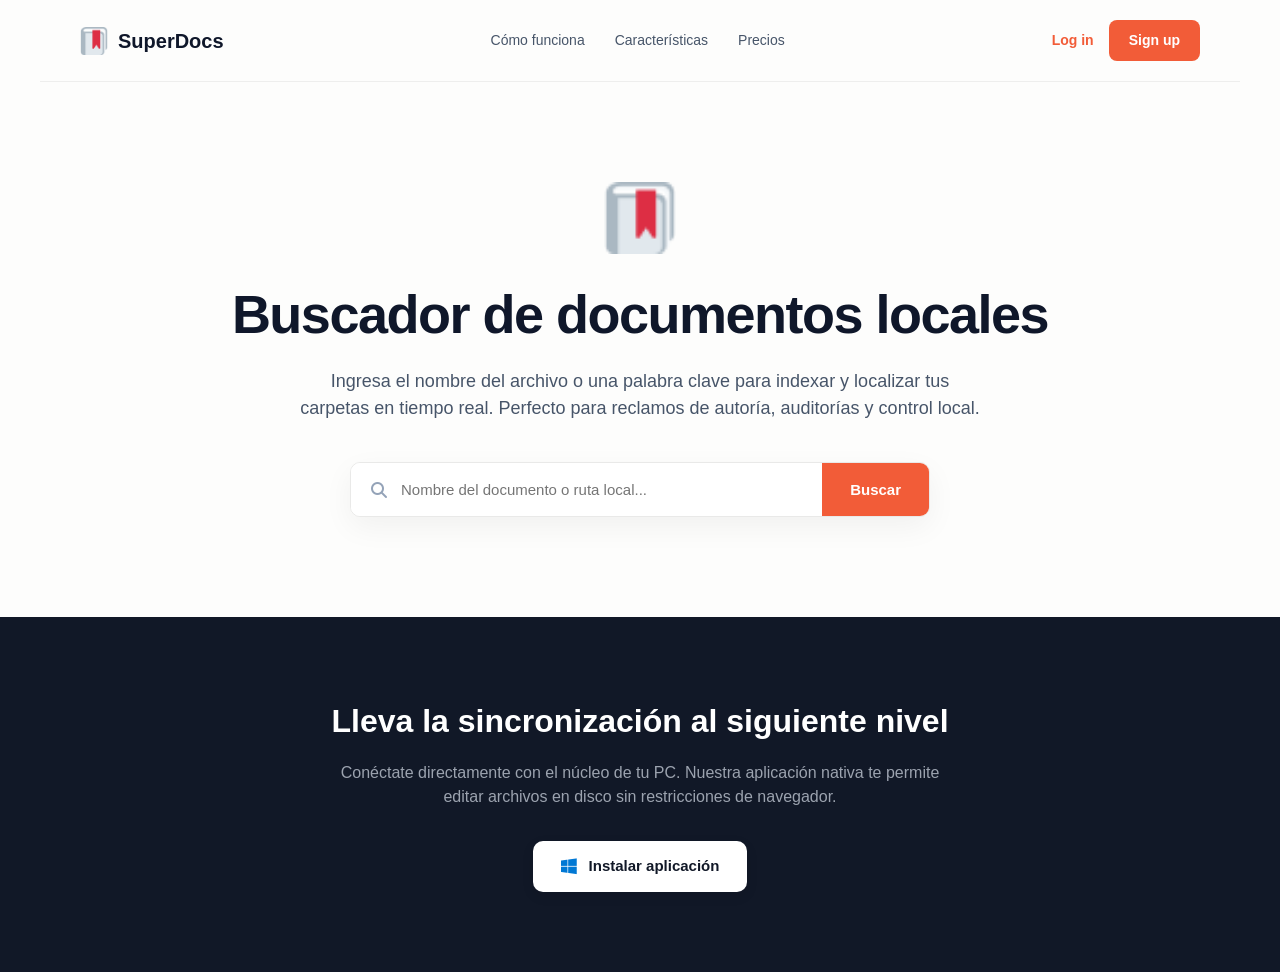
<file: index.html>
<!DOCTYPE html>
<html lang="es">
<head>
    <meta charset="UTF-8">
    <meta name="viewport" content="width=device-width, initial-scale=1.0">
    <title>SuperDocs | Gestión Documental Avanzada</title>
    <link rel="stylesheet" href="https://cdnjs.cloudflare.com/ajax/libs/font-awesome/6.5.1/css/all.min.css">
    <style>
        :root {
            --bg-light: #fdfdfc;
            --text-dark: #0f172a;
            --text-muted: #475569;
            --accent-orange: #f25c38; /* Color premium de acción */
            --accent-orange-hover: #db4a27;
            --border-soft: rgba(0, 0, 0, 0.06);
        }

        * {
            box-sizing: border-box;
            margin: 0;
            padding: 0;
            font-family: '-apple-system', BlinkMacSystemFont, 'Segoe UI', Roboto, Helvetica, Arial, sans-serif;
        }

        body {
            background-color: var(--bg-light);
            color: var(--text-dark);
            line-height: 1.5;
        }

        /* NAVBAR PREMIUM */
        header {
            display: flex;
            justify-content: space-between;
            align-items: center;
            padding: 20px 40px;
            max-width: 1200px;
            margin: 0 auto;
            border-bottom: 1px solid var(--border-soft);
        }

        .brand {
            display: flex;
            align-items: center;
            gap: 10px;
            text-decoration: none;
            color: var(--text-dark);
            font-weight: 700;
            font-size: 20px;
        }

        .brand img {
            width: 28px;
            height: 28px;
            object-fit: contain;
        }

        nav {
            display: flex;
            gap: 30px;
        }

        nav a {
            text-decoration: none;
            color: var(--text-muted);
            font-size: 14px;
            font-weight: 500;
            transition: color 0.2s;
        }

        nav a:hover {
            color: var(--text-dark);
        }

        .auth-buttons {
            display: flex;
            align-items: center;
            gap: 15px;
        }

        .btn-link {
            text-decoration: none;
            color: var(--accent-orange);
            font-size: 14px;
            font-weight: 600;
            transition: opacity 0.2s;
        }

        .btn-link:hover {
            opacity: 0.8;
        }

        .btn-orange {
            background-color: var(--accent-orange);
            color: white;
            text-decoration: none;
            padding: 10px 20px;
            border-radius: 8px;
            font-size: 14px;
            font-weight: 600;
            transition: background-color 0.2s;
        }

        .btn-orange:hover {
            background-color: var(--accent-orange-hover);
        }

        /* SECCIÓN HERO PRINCIPAL */
        .hero {
            max-width: 900px;
            margin: 100px auto 60px auto;
            text-align: center;
            padding: 0 20px;
        }

        .hero img.main-logo {
            width: 72px;
            height: 72px;
            margin-bottom: 24px;
            object-fit: contain;
        }

        .hero h1 {
            font-size: 54px;
            font-weight: 800;
            letter-spacing: -1.5px;
            line-height: 1.1;
            margin-bottom: 24px;
        }

        .hero p.tagline {
            font-size: 18px;
            color: var(--text-muted);
            max-width: 680px;
            margin: 0 auto 40px auto;
        }

        /* BUSCADOR SIMULADO (ESTILO DE LA FOTO) */
        .search-container {
            display: flex;
            max-width: 580px;
            margin: 0 auto 50px auto;
            box-shadow: 0 10px 30px rgba(0, 0, 0, 0.05);
            border-radius: 10px;
            overflow: hidden;
            border: 1px solid rgba(0, 0, 0, 0.08);
        }

        .search-box {
            position: relative;
            flex-grow: 1;
            display: flex;
            align-items: center;
            background: #fff;
        }

        .search-box i {
            position: absolute;
            left: 20px;
            color: #94a3b8;
            font-size: 16px;
        }

        .search-box input {
            width: 100%;
            padding: 18px 20px 18px 50px;
            border: none;
            font-size: 15px;
            outline: none;
            color: var(--text-dark);
        }

        .btn-search {
            background-color: var(--accent-orange);
            color: white;
            border: none;
            padding: 0 28px;
            font-size: 15px;
            font-weight: 600;
            cursor: pointer;
            transition: background-color 0.2s;
        }

        .btn-search:hover {
            background-color: var(--accent-orange-hover);
        }

        /* SECCIÓN INFERIOR COMPLEMENTARIA (BANNER OSCURO) */
        .cta-banner {
            background-color: #111827;
            color: white;
            padding: 80px 40px;
            text-align: center;
            margin-top: 100px;
        }

        .cta-banner h2 {
            font-size: 32px;
            font-weight: 700;
            margin-bottom: 16px;
        }

        .cta-banner p {
            color: #9ca3af;
            font-size: 16px;
            max-width: 600px;
            margin: 0 auto 32px auto;
        }

        .btn-install {
            display: inline-flex;
            align-items: center;
            gap: 12px;
            background-color: #fff;
            color: #111827;
            text-decoration: none;
            padding: 14px 28px;
            border-radius: 10px;
            font-weight: 600;
            font-size: 15px;
            box-shadow: 0 4px 12px rgba(0,0,0,0.1);
            transition: transform 0.2s, background-color 0.2s;
        }

        .btn-install:hover {
            transform: translateY(-2px);
            background-color: #f3f4f6;
        }
    </style>
</head>
<body>

    <header>
        <a href="#" class="brand">
            <img src="favicon-32x32.png" alt="SuperDocs Logo">
            <span>SuperDocs</span>
        </a>
        <nav>
            <a href="#">Cómo funciona</a>
            <a href="#">Características</a>
            <a href="#">Precios</a>
        </nav>
        <div class="auth-buttons">
            <a href="login.html" class="btn-link">Log in</a>
            <a href="login.html" class="btn-orange">Sign up</a>
        </div>
    </header>

    <main class="hero">
        <img src="favicon-32x32.png" alt="SuperDocs Official" class="main-logo">
        
        <h1>Buscador de documentos locales</h1>
        <p class="tagline">Ingresa el nombre del archivo o una palabra clave para indexar y localizar tus carpetas en tiempo real. Perfecto para reclamos de autoría, auditorías y control local.</p>
        
        <div class="search-container">
            <div class="search-box">
                <i class="fa-solid fa-magnifying-glass"></i>
                <input type="text" placeholder="Nombre del documento o ruta local...">
            </div>
            <button class="btn-search">Buscar</button>
        </div>
    </main>

    <section class="cta-banner">
        <h2>Lleva la sincronización al siguiente nivel</h2>
        <p>Conéctate directamente con el núcleo de tu PC. Nuestra aplicación nativa te permite editar archivos en disco sin restricciones de navegador.</p>
        
        <a href="#" class="btn-install">
            <i class="fa-brands fa-windows" style="font-size: 18px; color: #0078d4;"></i>
            Instalar aplicación
        </a>
    </section>

</body>
</html>
</file>
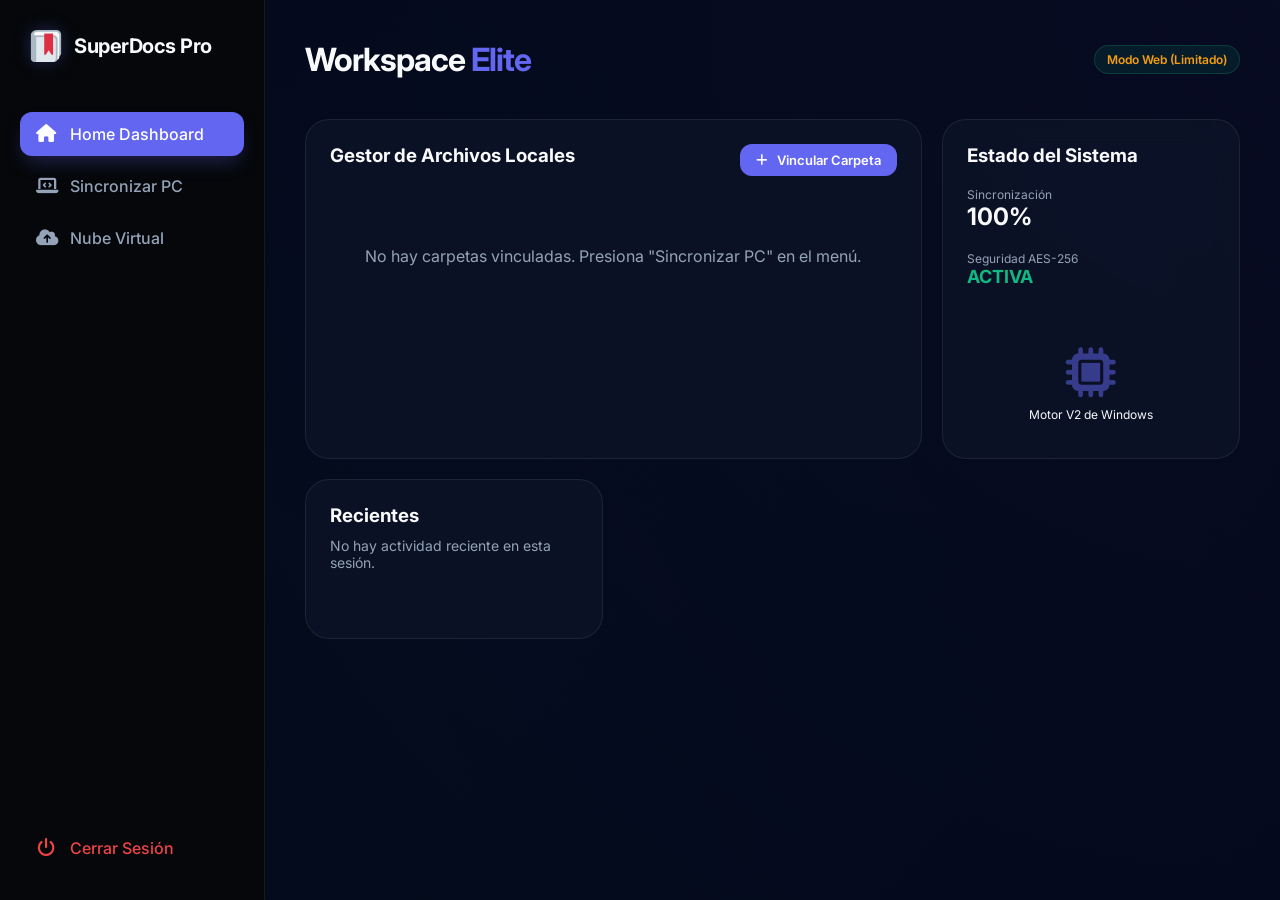
<file: home.html>
<!DOCTYPE html>
<html lang="es">
<head>
    <meta charset="UTF-8">
    <meta name="viewport" content="width=device-width, initial-scale=1.0">
    <title>SuperDoc Pro | Elite Workspace</title>
    <link rel="stylesheet" href="https://cdnjs.cloudflare.com/ajax/libs/font-awesome/6.5.1/css/all.min.css">
    <style>
        @import url('https://fonts.googleapis.com/css2?family=Inter:wght@300;400;600;700&display=swap');

        :root {
            --bg: #020617;
            --sidebar: #05070a;
            --card-bg: rgba(15, 23, 42, 0.6);
            --accent: #6366f1;
            --accent-glow: rgba(99, 102, 241, 0.3);
            --border: rgba(255, 255, 255, 0.08);
            --text-main: #f8fafc;
            --text-muted: #94a3b8;
            --success: #10b981;
        }

        * { margin: 0; padding: 0; box-sizing: border-box; font-family: 'Inter', sans-serif; }
        
        body {
            background-color: var(--bg);
            background-image: radial-gradient(circle at top right, rgba(99, 102, 241, 0.05), transparent),
                              radial-gradient(circle at bottom left, rgba(16, 185, 129, 0.03), transparent);
            color: var(--text-main);
            height: 100vh;
            display: flex;
            overflow: hidden;
        }

        /* SIDEBAR PREMIUM */
        aside {
            width: 280px;
            background: var(--sidebar);
            border-right: 1px solid var(--border);
            display: flex;
            flex-direction: column;
            padding: 30px 20px;
            z-index: 100;
        }

        .brand {
            display: flex;
            align-items: center;
            gap: 12px;
            margin-bottom: 50px;
            padding-left: 10px;
        }

        .brand img { width: 32px; height: 32px; filter: drop-shadow(0 0 8px var(--accent-glow)); }
        .brand h2 { font-size: 20px; font-weight: 700; letter-spacing: -0.5px; }

        .nav-group { display: flex; flex-direction: column; gap: 8px; flex-grow: 1; }
        
        .nav-btn {
            display: flex;
            align-items: center;
            gap: 14px;
            padding: 12px 16px;
            color: var(--text-muted);
            text-decoration: none;
            border-radius: 12px;
            font-weight: 500;
            cursor: pointer;
            transition: all 0.2s cubic-bezier(0.4, 0, 0.2, 1);
        }

        .nav-btn:hover {
            color: var(--text-main);
            background: rgba(255, 255, 255, 0.03);
            transform: translateX(5px);
        }

        .nav-btn.active {
            background: var(--accent);
            color: white;
            box-shadow: 0 10px 20px -5px var(--accent-glow);
        }

        .nav-btn i { font-size: 18px; width: 20px; text-align: center; }

        /* MAIN CONTENT AREA */
        main {
            flex-grow: 1;
            padding: 40px;
            overflow-y: auto;
            position: relative;
            display: flex;
            flex-direction: column;
            gap: 30px;
        }

        .header-context {
            display: flex;
            justify-content: space-between;
            align-items: center;
            margin-bottom: 10px;
        }

        h1 { font-size: 32px; font-weight: 700; letter-spacing: -1px; }

        /* BENTO GRID LAYOUT */
        .bento-grid {
            display: grid;
            grid-template-columns: repeat(3, 1fr);
            grid-auto-rows: 160px;
            gap: 20px;
        }

        .bento-item {
            background: var(--card-bg);
            border: 1px solid var(--border);
            border-radius: 24px;
            padding: 24px;
            backdrop-filter: blur(12px);
            transition: all 0.3s ease;
        }

        .bento-item:hover { border-color: var(--accent); transform: translateY(-4px); }
        
        .large { grid-column: span 2; grid-row: span 2; }
        .tall { grid-row: span 2; }

        /* EXPLORADOR DE ARCHIVOS */
        .file-list {
            display: flex;
            flex-direction: column;
            gap: 10px;
            margin-top: 20px;
            max-height: 400px;
            overflow-y: auto;
        }

        .file-row {
            display: flex;
            align-items: center;
            justify-content: space-between;
            padding: 14px 20px;
            background: rgba(255,255,255,0.02);
            border: 1px solid var(--border);
            border-radius: 14px;
            cursor: pointer;
            transition: 0.2s;
        }

        .file-row:hover { background: rgba(99, 102, 241, 0.1); border-color: var(--accent); }
        .file-info { display: flex; align-items: center; gap: 15px; }
        .file-info i { color: var(--accent); font-size: 20px; }

        /* EDITOR SIDEBAR (FLOATING PREMIUM) */
        .editor-overlay {
            position: fixed;
            top: 20px; right: 20px; bottom: 20px;
            width: 450px;
            background: #0b0e1a;
            border-left: 1px solid var(--border);
            box-shadow: -20px 0 50px rgba(0,0,0,0.5);
            border-radius: 24px;
            display: none;
            flex-direction: column;
            padding: 30px;
            z-index: 1000;
            border: 1px solid var(--border);
        }

        .editor-overlay.active { display: flex; animation: slideIn 0.4s cubic-bezier(0.16, 1, 0.3, 1); }

        @keyframes slideIn { from { transform: translateX(100%); } to { transform: translateX(0); } }

        textarea {
            flex-grow: 1;
            background: #020617;
            border: 1px solid var(--border);
            border-radius: 16px;
            padding: 20px;
            color: white;
            font-size: 14px;
            line-height: 1.6;
            resize: none;
            margin: 20px 0;
            outline: none;
        }

        textarea:focus { border-color: var(--accent); }

        .btn-primary {
            background: var(--accent);
            color: white;
            border: none;
            padding: 14px 24px;
            border-radius: 12px;
            font-weight: 600;
            cursor: pointer;
            display: flex;
            align-items: center;
            justify-content: center;
            gap: 10px;
            transition: 0.2s;
        }

        .btn-primary:hover { opacity: 0.9; transform: scale(1.02); }

        .status-badge {
            background: rgba(16, 185, 129, 0.1);
            color: var(--success);
            padding: 6px 12px;
            border-radius: 100px;
            font-size: 12px;
            font-weight: 600;
            border: 1px solid rgba(16, 185, 129, 0.2);
        }
    </style>
</head>
<body>

    <aside>
        <div class="brand">
            <img src="favicon-32x32.png" alt="SuperDocs">
            <h2>SuperDocs Pro</h2>
        </div>
        <div class="nav-group">
            <div class="nav-btn active" onclick="switchView('home')"><i class="fa-solid fa-house"></i> Home Dashboard</div>
            <div class="nav-btn" onclick="vincularPC()"><i class="fa-solid fa-laptop-code"></i> Sincronizar PC</div>
            <div class="nav-btn"><i class="fa-solid fa-cloud-arrow-up"></i> Nube Virtual</div>
        </div>
        <div class="nav-btn" onclick="logout()" style="color: #ef4444; margin-top: auto;">
            <i class="fa-solid fa-power-off"></i> Cerrar Sesión
        </div>
    </aside>

    <main>
        <div class="header-context">
            <h1>Workspace <span style="color: var(--accent)">Elite</span></h1>
            <div class="status-badge" id="status">Modo App Activo</div>
        </div>

        <div class="bento-grid">
            <div class="bento-item large">
                <div style="display: flex; justify-content: space-between; align-items: flex-start;">
                    <h3>Gestor de Archivos Locales</h3>
                    <button class="btn-primary" style="padding: 8px 16px; font-size: 13px;" onclick="vincularPC()">
                        <i class="fa-solid fa-plus"></i> Vincular Carpeta
                    </button>
                </div>
                <div class="file-list" id="files">
                    <p style="color: var(--text-muted); text-align: center; margin-top: 50px;">
                        No hay carpetas vinculadas. Presiona "Sincronizar PC" en el menú.
                    </p>
                </div>
            </div>
            
            <div class="bento-item tall">
                <h3 style="margin-bottom: 20px;">Estado del Sistema</h3>
                <div style="display: flex; flex-direction: column; gap: 20px;">
                    <div>
                        <p style="font-size: 12px; color: var(--text-muted);">Sincronización</p>
                        <p style="font-size: 24px; font-weight: 700;">100%</p>
                    </div>
                    <div>
                        <p style="font-size: 12px; color: var(--text-muted);">Seguridad AES-256</p>
                        <p style="font-size: 18px; color: var(--success); font-weight: 700;">ACTIVA</p>
                    </div>
                    <div style="margin-top: 40px; text-align: center;">
                        <i class="fa-solid fa-microchip" style="font-size: 50px; color: var(--accent); opacity: 0.5;"></i>
                        <p style="font-size: 12px; margin-top: 10px;">Motor V2 de Windows</p>
                    </div>
                </div>
            </div>

            <div class="bento-item">
                <h3>Recientes</h3>
                <p style="font-size: 14px; margin-top: 10px; color: var(--text-muted);">No hay actividad reciente en esta sesión.</p>
            </div>
        </div>
    </main>

    <div class="editor-overlay" id="editor">
        <div style="display: flex; justify-content: space-between; align-items: center;">
            <h2 id="fname" style="font-size: 18px;">Archivo</h2>
            <i class="fa-solid fa-xmark" style="cursor: pointer;" onclick="closeEditor()"></i>
        </div>
        <textarea id="fcontent" placeholder="Comienza a escribir aquí..."></textarea>
        <button class="btn-primary" onclick="saveFile()">
            <i class="fa-solid fa-floppy-disk"></i> Guardar en PC
        </button>
    </div>

    <script>
        let currentFile = "";

        function vincularPC() {
            if (window.chrome?.webview) {
                window.chrome.webview.postMessage("VINCULAR_PC_SOLICITUD");
            } else {
                alert("Esta función solo está disponible en la aplicación de Windows.");
            }
        }

        function logout() {
            localStorage.clear();
            window.location.href = window.chrome?.webview ? "logininapp.html" : "login.html";
        }

        window.chrome?.webview?.addEventListener('message', e => {
            const data = e.data;
            if (data.files) {
                const container = document.getElementById('files');
                container.innerHTML = '';
                data.files.forEach(f => {
                    const row = document.createElement('div');
                    row.className = 'file-row';
                    row.onclick = () => openEditor(f.name);
                    row.innerHTML = `
                        <div class="file-info"><i class="fa-solid fa-file-lines"></i> <span>${f.name}</span></div>
                        <span style="font-size: 12px; color: var(--text-muted);">${f.size}</span>
                    `;
                    container.appendChild(row);
                });
            }
        });

        function openEditor(name) {
            currentFile = name;
            document.getElementById('fname').innerText = name;
            document.getElementById('fcontent').value = "Cargando contenido físico...";
            document.getElementById('editor').classList.add('active');
        }

        function closeEditor() {
            document.getElementById('editor').classList.remove('active');
        }

        function saveFile() {
            const content = document.getElementById('fcontent').value;
            if (window.chrome?.webview) {
                window.chrome.webview.postMessage(`GUARDAR_ANCLA:${currentFile}|${content}`);
                closeEditor();
            }
        }

        document.addEventListener('DOMContentLoaded', () => {
            if (!window.chrome?.webview) {
                document.getElementById('status').innerText = "Modo Web (Limitado)";
                document.getElementById('status').style.color = "#f59e0b";
            }
        });
    </script>
</body>
</html>
</file>
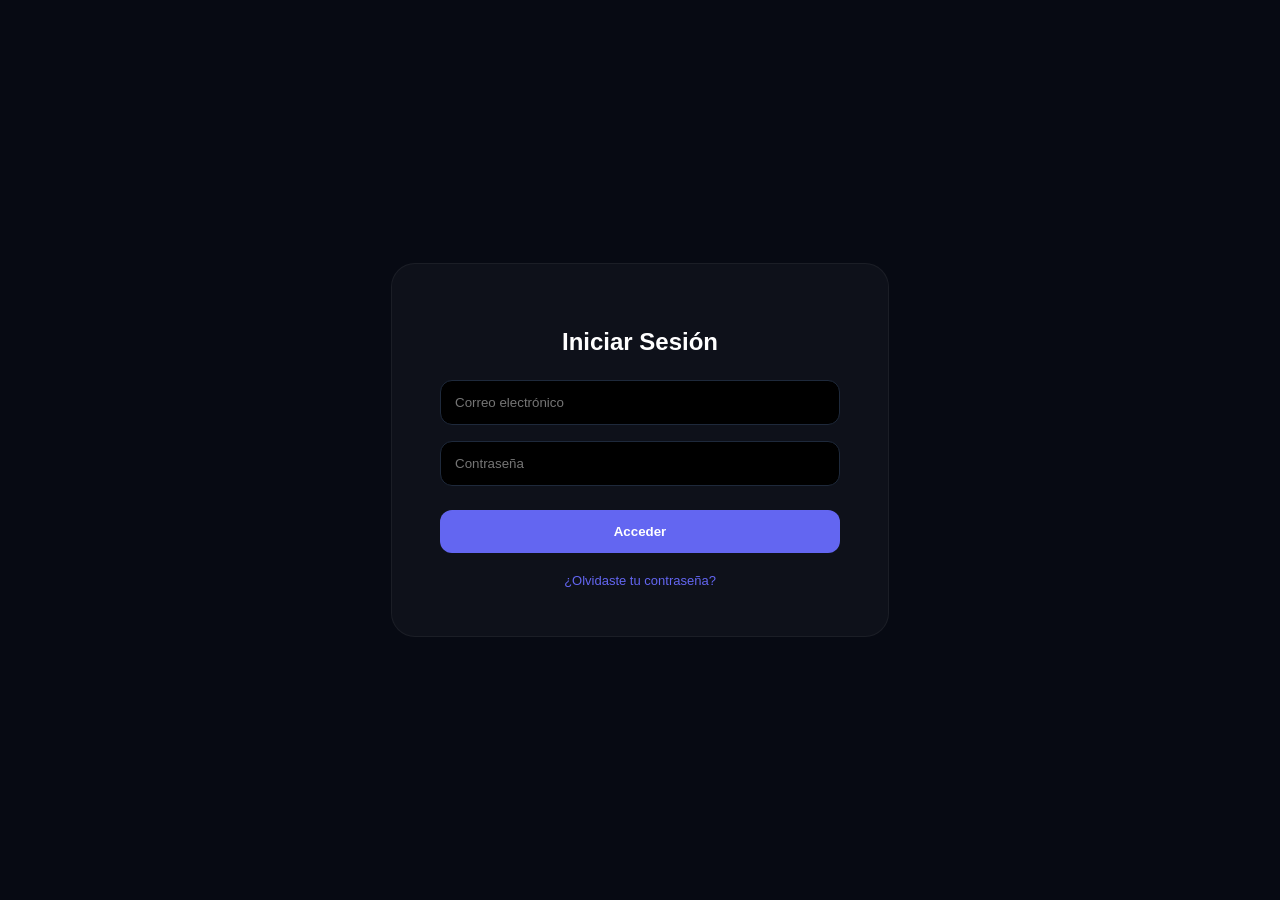
<file: login.html>
<!DOCTYPE html>
<html lang="es">
<head>
    <meta charset="UTF-8">
    <meta name="viewport" content="width=device-width, initial-scale=1.0">
    <title>SuperDoc Pro | Acceso Público</title>
    <style>
        :root { --bg: #070a13; --accent: #6366f1; --glass: rgba(255, 255, 255, 0.03); }
        body { margin: 0; background: var(--bg); color: #fff; font-family: 'Segoe UI', sans-serif; display: flex; align-items: center; justify-content: center; height: 100vh; }
        .card { background: var(--glass); padding: 48px; border-radius: 24px; border: 1px solid rgba(255,255,255,0.05); width: 100%; max-width: 400px; text-align: center; }
        h1 { font-size: 24px; margin-bottom: 24px; }
        input { width: 100%; padding: 14px; margin-bottom: 16px; background: #000; border: 1px solid #1e293b; border-radius: 12px; color: white; box-sizing: border-box; }
        button { width: 100%; padding: 14px; background: var(--accent); border: none; border-radius: 12px; color: white; font-weight: 600; cursor: pointer; margin-top: 8px; }
        .links { margin-top: 20px; font-size: 13px; color: #64748b; }
        a { color: var(--accent); text-decoration: none; }
    </style>
</head>
<body>
    <div class="card">
        <h1>Iniciar Sesión</h1>
        <input type="email" placeholder="Correo electrónico">
        <input type="password" placeholder="Contraseña">
        <button onclick="window.location.href='home.html'">Acceder</button>
        <div class="links">
            <a href="resetpassword.html">¿Olvidaste tu contraseña?</a>
        </div>
    </div>
</body>
</html>
</file>
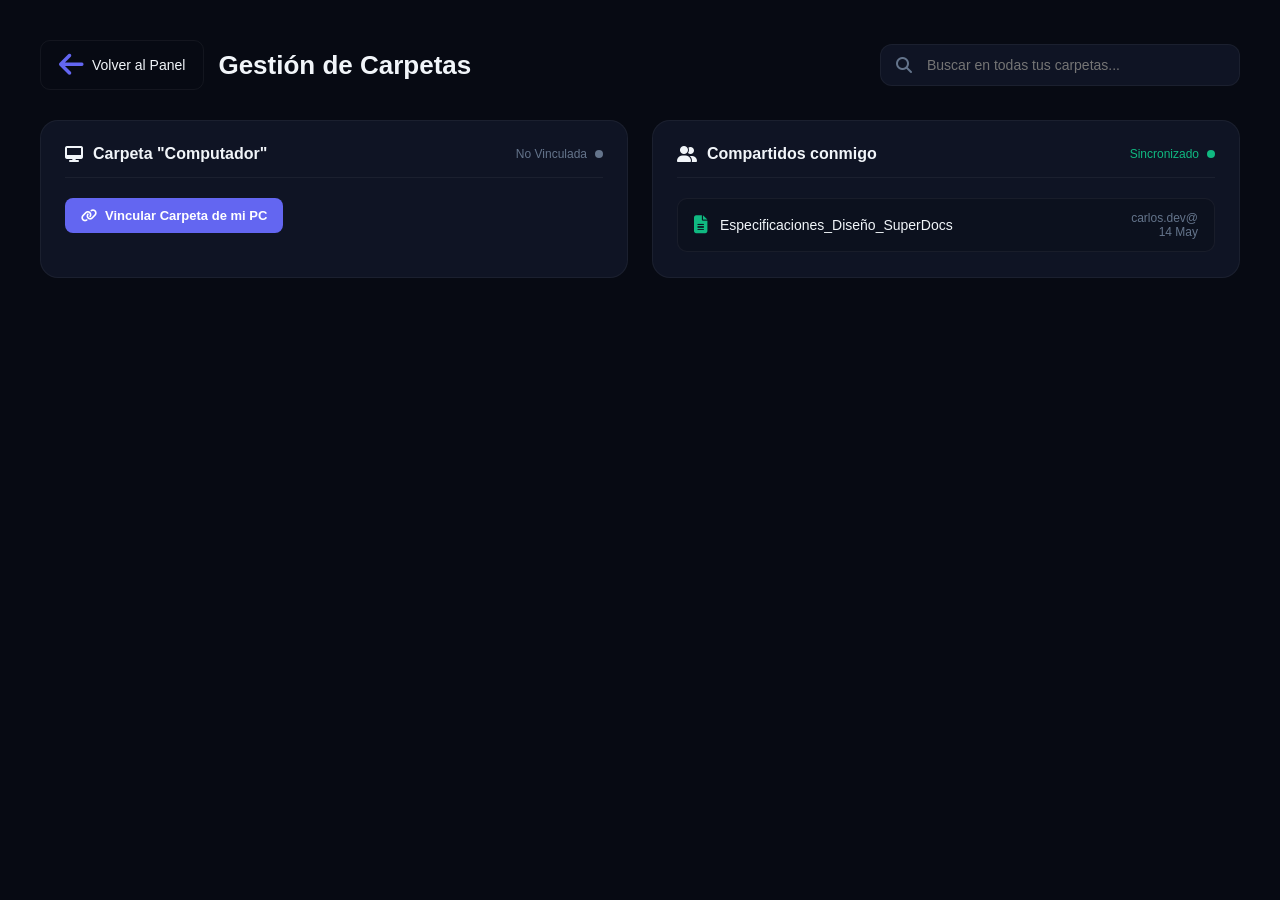
<file: myfolders.html>
<!DOCTYPE html>
<html lang="es">
<head>
    <meta charset="UTF-8">
    <meta name="viewport" content="width=device-width, initial-scale=1.0">
    <title>SuperDoc Pro - Explorador de Carpetas</title>
    <link rel="icon" type="image/png" href="favicon36x36.png" sizes="36x36">
    <link rel="stylesheet" href="https://cdnjs.cloudflare.com/ajax/libs/font-awesome/6.5.1/css/all.min.css">
    <style>
        :root {
            --bg-dark: #070a13;
            --bg-card: #0f1424;
            --accent-primary: #6366f1;
            --text-main: #f1f5f9;
            --text-muted: #64748b;
            --border: rgba(255, 255, 255, 0.05);
            --success: #10b981;
            --warning: #f59e0b;
        }

        * { box-sizing: border-box; margin: 0; padding: 0; font-family: 'Segoe UI', Tahoma, Geneva, Verdana, sans-serif; }
        body { background: var(--bg-dark); color: var(--text-main); padding: 40px; min-height: 100vh; overflow-x: hidden; }

        .explorer-header { display: flex; justify-content: space-between; align-items: center; margin-bottom: 30px; gap: 20px; flex-wrap: wrap; }
        .explorer-title { display: flex; align-items: center; gap: 14px; }
        .explorer-title i { font-size: 28px; color: var(--accent-primary); }
        .explorer-title h1 { font-size: 26px; font-weight: 700; }

        .search-box-wrapper { position: relative; display: flex; align-items: center; width: 100%; max-width: 360px; }
        .search-box-wrapper i { position: absolute; left: 16px; color: var(--text-muted); }
        .search-input { width: 100%; background: var(--bg-card); border: 1px solid var(--border); padding: 12px 16px 12px 46px; border-radius: 12px; color: var(--text-main); font-size: 14px; outline: none; transition: all 0.2s; }
        .search-input:focus { border-color: var(--accent-primary); }

        .explorer-sections-grid { display: grid; grid-template-columns: repeat(auto-fit, minmax(320px, 1fr)); gap: 24px; margin-bottom: 40px; }
        .category-block { background: var(--bg-card); border: 1px solid var(--border); border-radius: 18px; padding: 24px; display: flex; flex-direction: column; gap: 20px; }
        .category-block-header { display: flex; align-items: center; justify-content: space-between; border-bottom: 1px solid var(--border); padding-bottom: 14px; }
        .category-block-header h2 { font-size: 16px; font-weight: 600; display: flex; align-items: center; gap: 10px; }
        
        .status-dot { width: 8px; height: 8px; border-radius: 50%; background: var(--text-muted); }
        .status-dot.active { background: var(--success); animation: pulse 2s infinite; }
        @keyframes pulse { 0% { opacity: 0.4; } 50% { opacity: 1; } 100% { opacity: 0.4; } }

        .file-list { display: flex; flex-direction: column; gap: 8px; max-height: 300px; overflow-y: auto; }
        .file-row { display: flex; align-items: center; justify-content: space-between; padding: 12px 16px; background: rgba(0,0,0,0.15); border: 1px solid var(--border); border-radius: 10px; cursor: pointer; transition: all 0.2s; }
        .file-row:hover { border-color: var(--accent-primary); }
        
        .file-main-info { display: flex; align-items: center; gap: 12px; max-width: 70%; }
        .file-main-info i { font-size: 18px; color: var(--accent-primary); }
        .file-name-text { font-size: 14px; font-weight: 500; white-space: nowrap; overflow: hidden; text-overflow: ellipsis; }
        
        .file-meta-side { font-size: 12px; color: var(--text-muted); text-align: right; }

        .btn-link-action { background: var(--accent-primary); color: white; border: none; padding: 10px 16px; border-radius: 8px; cursor: pointer; font-size: 13px; font-weight: 600; display: inline-flex; align-items: center; gap: 8px; width: fit-content; }
        .btn-link-action:hover { opacity: 0.9; }

        .back-btn { background: none; border: 1px solid var(--border); color: var(--text-main); padding: 10px 18px; border-radius: 10px; cursor: pointer; text-decoration: none; display: inline-flex; align-items: center; gap: 8px; font-size: 14px; font-weight: 500; }
        .back-btn:hover { background: rgba(255,255,255,0.02); }
    </style>
</head>
<body>

    <div class="explorer-header">
        <div class="explorer-title">
            <a href="home.html" class="back-btn"><i class="fa-solid fa-arrow-left"></i> Volver al Panel</a>
            <h1>Gestión de Carpetas</h1>
        </div>
        <div class="search-box-wrapper">
            <i class="fa-solid fa-magnifying-glass"></i>
            <input type="text" class="search-input" placeholder="Buscar en todas tus carpetas...">
        </div>
    </div>

    <div class="explorer-sections-grid">
        <div class="category-block" id="block-local-computer">
            <div class="category-block-header">
                <h2><i class="fa-solid fa-desktop"></i> Carpeta "Computador"</h2>
                <div style="display: flex; align-items: center; gap: 8px;">
                    <span style="font-size: 12px; color: var(--text-muted);" id="status-text-local">No Vinculada</span>
                    <span class="status-dot" id="status-dot-local"></span>
                </div>
            </div>

            <button class="btn-link-action" id="btn-conectar-carpetas-view" onclick="solicitarCarpetaEnPagina()"><i class="fa-solid fa-link"></i> Vincular Carpeta de mi PC</button>
            <button class="btn-link-action" id="btn-add-file-view" onclick="agregarArchivoDesdePagina()" style="background: var(--success); display: none;"><i class="fa-solid fa-plus"></i> Añadir Archivo</button>

            <div class="file-list" id="local-files-list">
                </div>
        </div>

        <div class="category-block">
            <div class="category-block-header">
                <h2><i class="fa-solid fa-user-group"></i> Compartidos conmigo</h2>
                <div style="display: flex; align-items: center; gap: 8px;">
                    <span style="font-size: 12px; color: var(--success);">Sincronizado</span>
                    <span class="status-dot active"></span>
                </div>
            </div>

            <div class="file-list">
                <div class="file-row">
                    <div class="file-main-info">
                        <i class="fa-solid fa-file-lines" style="color: var(--success);"></i>
                        <span class="file-name-text">Especificaciones_Diseño_SuperDocs</span>
                    </div>
                    <div class="file-meta-side">
                        <div>carlos.dev@</div>
                        <div>14 May</div>
                    </div>
                </div>
            </div>
        </div>
    </div>

    <script>
        let globalFolderHandle = null;

        async function solicitarCarpetaEnPagina() {
            if (!('showDirectoryPicker' in window)) {
                alert("Por favor usa Google Chrome para habilitar el motor de archivos del computador.");
                return;
            }
            try {
                globalFolderHandle = await window.showDirectoryPicker({ mode: 'readwrite' });
                document.getElementById('status-text-local').innerText = "Conectado Chrome";
                document.getElementById('status-text-local').style.color = "#10b981";
                document.getElementById('status-dot-local').classList.add('active');
                document.getElementById('btn-add-file-view').style.display = 'inline-flex';
                document.getElementById('btn-conectar-carpetas-view').innerHTML = '<i class="fa-solid fa-arrow-rotate-right"></i> Sincronizar';
                
                await pintarArchivosEnPagina();
            } catch (err) {
                console.log("Acceso de carpeta cancelado.");
            }
        }

        async function pintarArchivosEnPagina() {
            const lista = document.getElementById('local-files-list');
            if(!globalFolderHandle) return;
            lista.innerHTML = '';

            for await (const entrada of globalFolderHandle.values()) {
                if (entrada.kind === 'file') {
                    const f = await entrada.getFile();
                    const row = document.createElement('div');
                    row.className = 'file-row';
                    row.innerHTML = `
                        <div class="file-main-info">
                            <i class="fa-solid fa-file-lines"></i>
                            <span class="file-name-text">${entrada.name}</span>
                        </div>
                        <div class="file-meta-side">
                            <div>${(f.size/1024).toFixed(1)} KB</div>
                            <div>Físico</div>
                        </div>
                    `;
                    lista.appendChild(row);
                }
            }
        }

        async function agregarArchivoDesdePagina() {
            if(!globalFolderHandle) return;
            const name = prompt("Nombre del archivo:", "nuevo_archivo.txt");
            if(!name) return;

            try {
                const handle = await globalFolderHandle.getFileHandle(name, { create: true });
                const ws = await handle.createWritable();
                await ws.write("Creado desde el explorador secundario de SuperDoc Pro.");
                await ws.close();
                await pintarArchivosEnPagina();
            } catch(e) {
                alert("Error de escritura física: " + e.message);
            }
        }

        document.addEventListener("DOMContentLoaded", () => {
            const esAppEscritorio = window.chrome && window.chrome.webview;
            if (esAppEscritorio) {
                document.getElementById('btn-conectar-carpetas-view').style.display = 'none';
                document.getElementById('status-text-local').innerText = "Modo App Activo";
                document.getElementById('status-dot-local').classList.add('active');
                document.getElementById('local-files-list').innerHTML = '<p style="color:var(--text-muted); font-size:13px;">Controlado nativamente por WPF C#</p>';
            }
        });
    </script>
</body>
</html>
</file>
